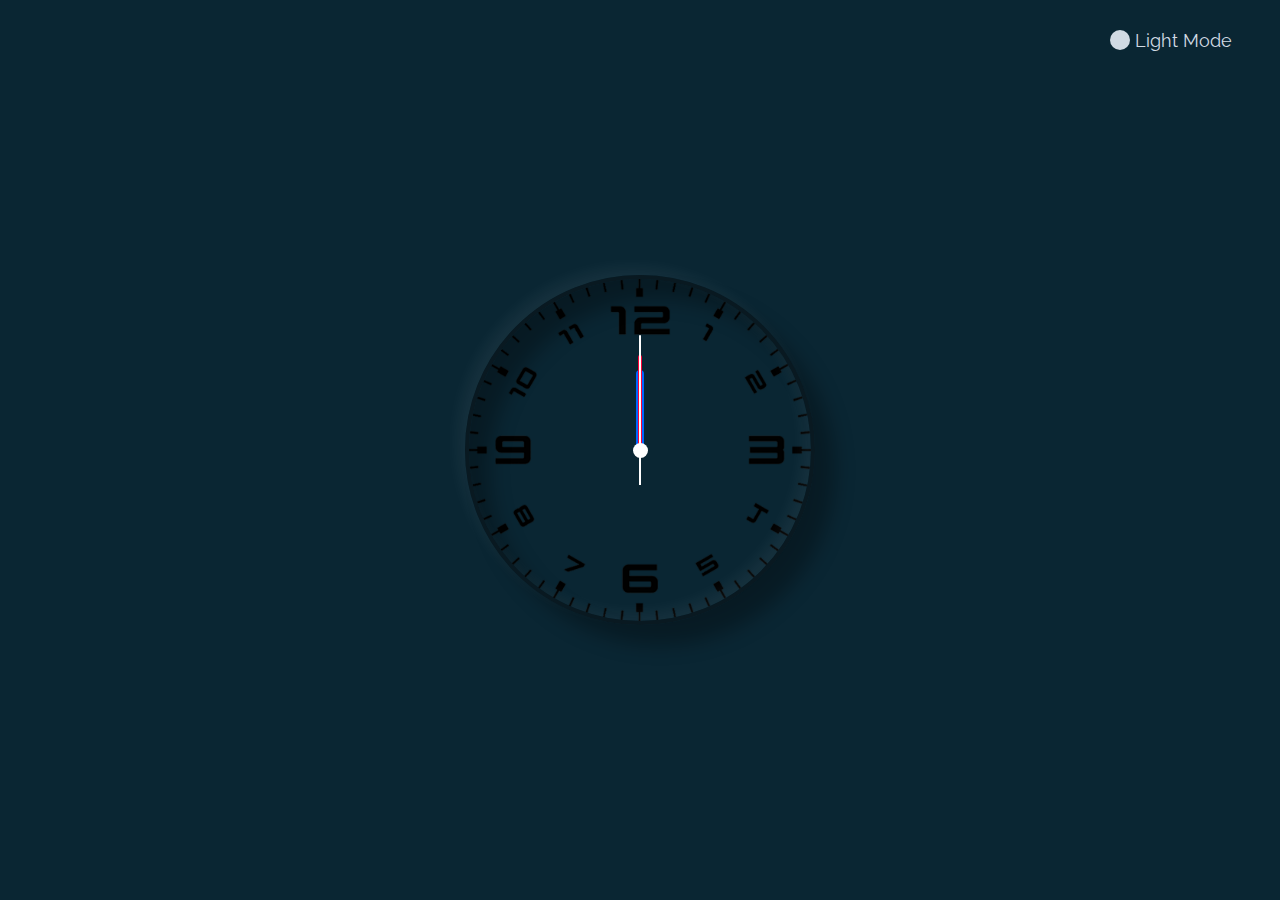
<file: index.html>
<!DOCTYPE html>
<html lang="en">
<head>
    <meta charset="UTF-8">
    <meta http-equiv="X-UA-Compatible" content="IE=edge">
    <meta name="viewport" content="width=device-width, initial-scale=1.0">
    <title>Document</title>
    <link rel="stylesheet" href="style.css">
    
</head>
<body >
  <div class="clock">
      <div class="hour">
          <div class="hr" id="hr"></div>
      </div>

      <div class="min">
        <div class="mn" id="mn"></div>
    </div>

    <div class="sec">
        <div class="sc" id="sc"></div>
    </div>

  </div>

  <div class="toggleClass" onclick="toggleClass()">

  </div>
<script src="script.js"></script>
</body>
</html>
</file>
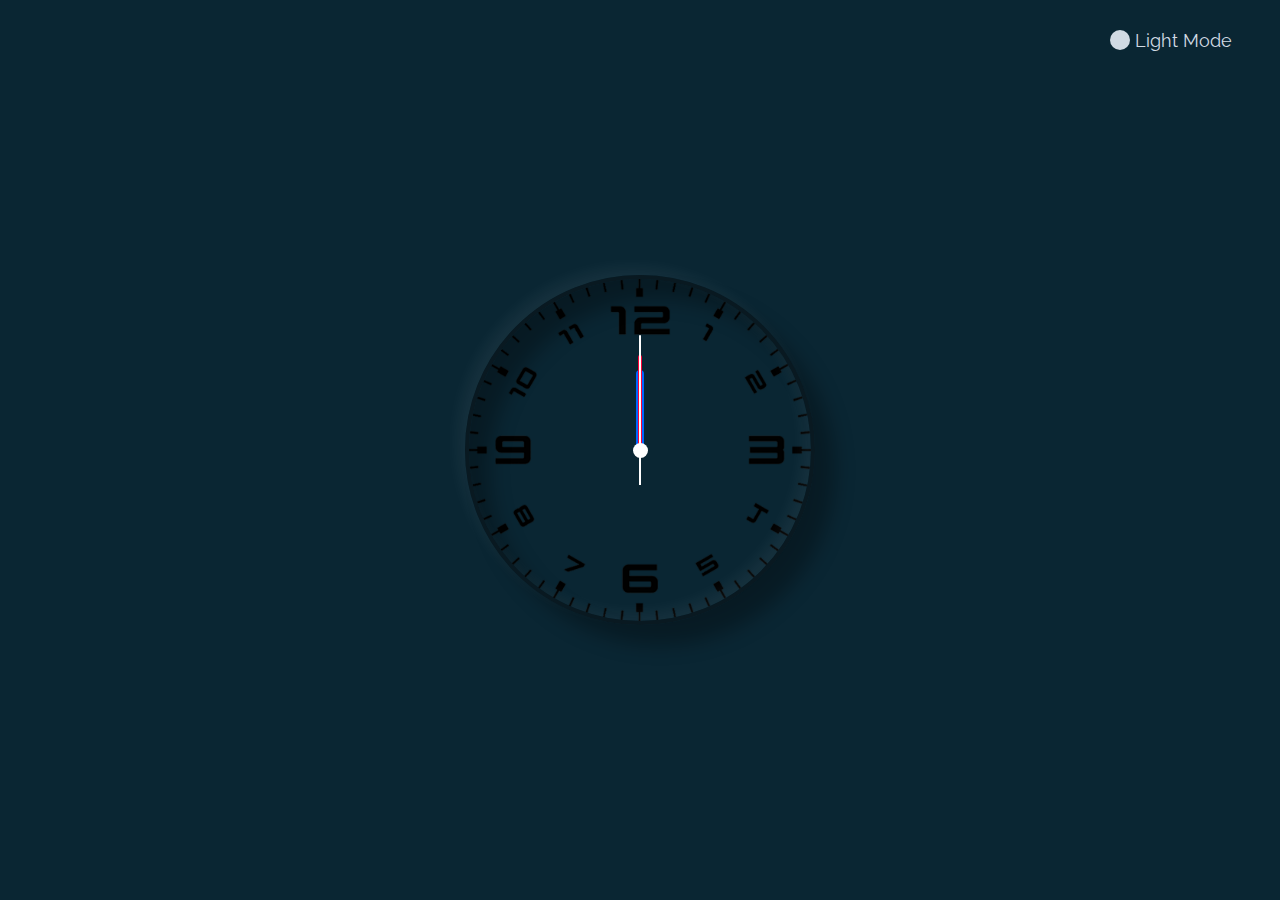
<file: clockmode.html>
<!DOCTYPE html>
<html lang="en">
<head>
    <meta charset="UTF-8">
    <meta http-equiv="X-UA-Compatible" content="IE=edge">
    <meta name="viewport" content="width=device-width, initial-scale=1.0">
    <title>Document</title>
    <link rel="stylesheet" href="clockmode.css">
    
</head>
<body >
  <div class="clock">
      <div class="hour">
          <div class="hr" id="hr"></div>
      </div>

      <div class="min">
        <div class="mn" id="mn"></div>
    </div>

    <div class="sec">
        <div class="sc" id="sc"></div>
    </div>

  </div>

  <div class="toggleClass" onclick="toggleClass()">

  </div>
<script src="clockmode.js"></script>
</body>
</html>
</file>
<file: style.css>
@import url('https://fonts.googleapis.com/css2?family=Raleway:wght@100;200;300;400;500;600;700;800;900&display=swap');

*
{
    margin: 0px;
    padding: 0px;
    box-sizing: border-box;
    font-family: 'Raleway',sans-serif;
}

body
{
    display: flex;
    justify-content: center;
    align-items: center;
    min-height: 100vh;
    background-color: #0a2633;
}
body.light
{
    background: #d1dae3;
}

.clock
{
    width:350px;
    height: 350px;
    display: flex;
    justify-content: center;
    align-items: center;
    background: url("clock3.png");
    background-size: cover;
    border: 4px solid #091921;
    border-radius: 50%;
    box-shadow: -8px  -8px 15px rgba(255,255,255,0.05),
                20px  20px 20px rgba(0,0,0,0.3),
                inset -8px -8px 15px rgba(255,255,255,0.05),
                inset 20px 20px 20px rgba(0,0,0,0.3);

}

body.light .clock
{
    background: url("clock3.png");
    background-size: cover;
    border: 4px solid #cad3dc;
    box-shadow: -8px  -8px 15px rgba(255,255,255,0.5),
    10px  10px 10px rgba(0,0,0,0.1),
    inset -8px -8px 15px rgba(255,255,255,0.5),
    inset 10px 10px 10px rgba(0,0,0,0.1);
}

.clock::before
{
    content: '';
    position: absolute;
    width:15px;
    height: 15px;
    background-color: rgb(255, 255, 255);
    border-radius: 50%;
    z-index: 1000;
}

body.light .clock::before
{
    background: #008eff;
}


.clock .hour,
.clock .sec,
.clock .sec
{
    position: absolute;
}

.clock .hour, .hr
{
    width:160px;
    height: 160px;
}

.clock .min, .mn
{
    width:190px;
    height: 190px;
}
.clock .sec, .sc
{
    width: 230px;
    height: 230px;
}

.hr , .sc, .mn
{
    display: flex;
    justify-content: center;
    /* align-items: center; */
    position: absolute;
    border-radius: 50%;
  
}

.hr::before
{
    content: '';
    position: absolute;
    width:8px;
    height: 80px;
    background: #0066ff;
    z-index: 10;
    border-radius: 6px 6px 0 0;
}

body.light .hr::before
{
    background: rgb(255, 2, 112);
}


.mn::before
{
    content: '';
    position: absolute;
    width:4px;
    height: 90px;
    background: #fc0037;
    z-index: 10;
    border-radius: 6px 6px 0 0;
}

body.light .mn::before
{
    background: rgb(0, 0, 0);
}
.sc::before
{
    content: '';
    position: absolute;
    width:2px;
    height: 150px;
    background: #ffffff;
    z-index: 10;
    border-radius: 6px 6px 0 0;
}

body.light .sc::before
{
    background: rgb(0, 132, 255);
}

.toggleClass
{
    position: absolute;
    top:30px;
    right: 150px;
    width:20px;
    height: 20px;
    font-size: 18px;
    background: #fff;
    color: #d1dae3 ;
    border-radius: 50%;
    background: #d1dae3;
    cursor: pointer;
    display: flex;
    align-items: center;
}

.toggleClass::before
{
    position: absolute;
    left: 25px;
    content: 'Light Mode';
    white-space: nowrap;
}

body.light .toggleClass
{
    background:#0a2633;
    color:#0a2633;
}

body.light .toggleClass::before
{
    content: 'Dark Mode';
}
</file>
<file: clockmode.css>
@import url('https://fonts.googleapis.com/css2?family=Raleway:wght@100;200;300;400;500;600;700;800;900&display=swap');

*
{
    margin: 0px;
    padding: 0px;
    box-sizing: border-box;
    font-family: 'Raleway',sans-serif;
}

body
{
    display: flex;
    justify-content: center;
    align-items: center;
    min-height: 100vh;
    background-color: #0a2633;
}
body.light
{
    background: #d1dae3;
}

.clock
{
    width:350px;
    height: 350px;
    display: flex;
    justify-content: center;
    align-items: center;
    background: url("clock3.png");
    background-size: cover;
    border: 4px solid #091921;
    border-radius: 50%;
    box-shadow: -8px  -8px 15px rgba(255,255,255,0.05),
                20px  20px 20px rgba(0,0,0,0.3),
                inset -8px -8px 15px rgba(255,255,255,0.05),
                inset 20px 20px 20px rgba(0,0,0,0.3);

}

body.light .clock
{
    background: url("clock3.png");
    background-size: cover;
    border: 4px solid #cad3dc;
    box-shadow: -8px  -8px 15px rgba(255,255,255,0.5),
    10px  10px 10px rgba(0,0,0,0.1),
    inset -8px -8px 15px rgba(255,255,255,0.5),
    inset 10px 10px 10px rgba(0,0,0,0.1);
}

.clock::before
{
    content: '';
    position: absolute;
    width:15px;
    height: 15px;
    background-color: rgb(255, 255, 255);
    border-radius: 50%;
    z-index: 1000;
}

body.light .clock::before
{
    background: #008eff;
}


.clock .hour,
.clock .sec,
.clock .sec
{
    position: absolute;
}

.clock .hour, .hr
{
    width:160px;
    height: 160px;
}

.clock .min, .mn
{
    width:190px;
    height: 190px;
}
.clock .sec, .sc
{
    width: 230px;
    height: 230px;
}

.hr , .sc, .mn
{
    display: flex;
    justify-content: center;
    /* align-items: center; */
    position: absolute;
    border-radius: 50%;
  
}

.hr::before
{
    content: '';
    position: absolute;
    width:8px;
    height: 80px;
    background: #0066ff;
    z-index: 10;
    border-radius: 6px 6px 0 0;
}

body.light .hr::before
{
    background: rgb(255, 2, 112);
}


.mn::before
{
    content: '';
    position: absolute;
    width:4px;
    height: 90px;
    background: #fc0037;
    z-index: 10;
    border-radius: 6px 6px 0 0;
}

body.light .mn::before
{
    background: rgb(0, 0, 0);
}
.sc::before
{
    content: '';
    position: absolute;
    width:2px;
    height: 150px;
    background: #ffffff;
    z-index: 10;
    border-radius: 6px 6px 0 0;
}

body.light .sc::before
{
    background: rgb(0, 132, 255);
}

.toggleClass
{
    position: absolute;
    top:30px;
    right: 150px;
    width:20px;
    height: 20px;
    font-size: 18px;
    background: #fff;
    color: #d1dae3 ;
    border-radius: 50%;
    background: #d1dae3;
    cursor: pointer;
    display: flex;
    align-items: center;
}

.toggleClass::before
{
    position: absolute;
    left: 25px;
    content: 'Light Mode';
    white-space: nowrap;
}

body.light .toggleClass
{
    background:#0a2633;
    color:#0a2633;
}

body.light .toggleClass::before
{
    content: 'Dark Mode';
}
</file>
